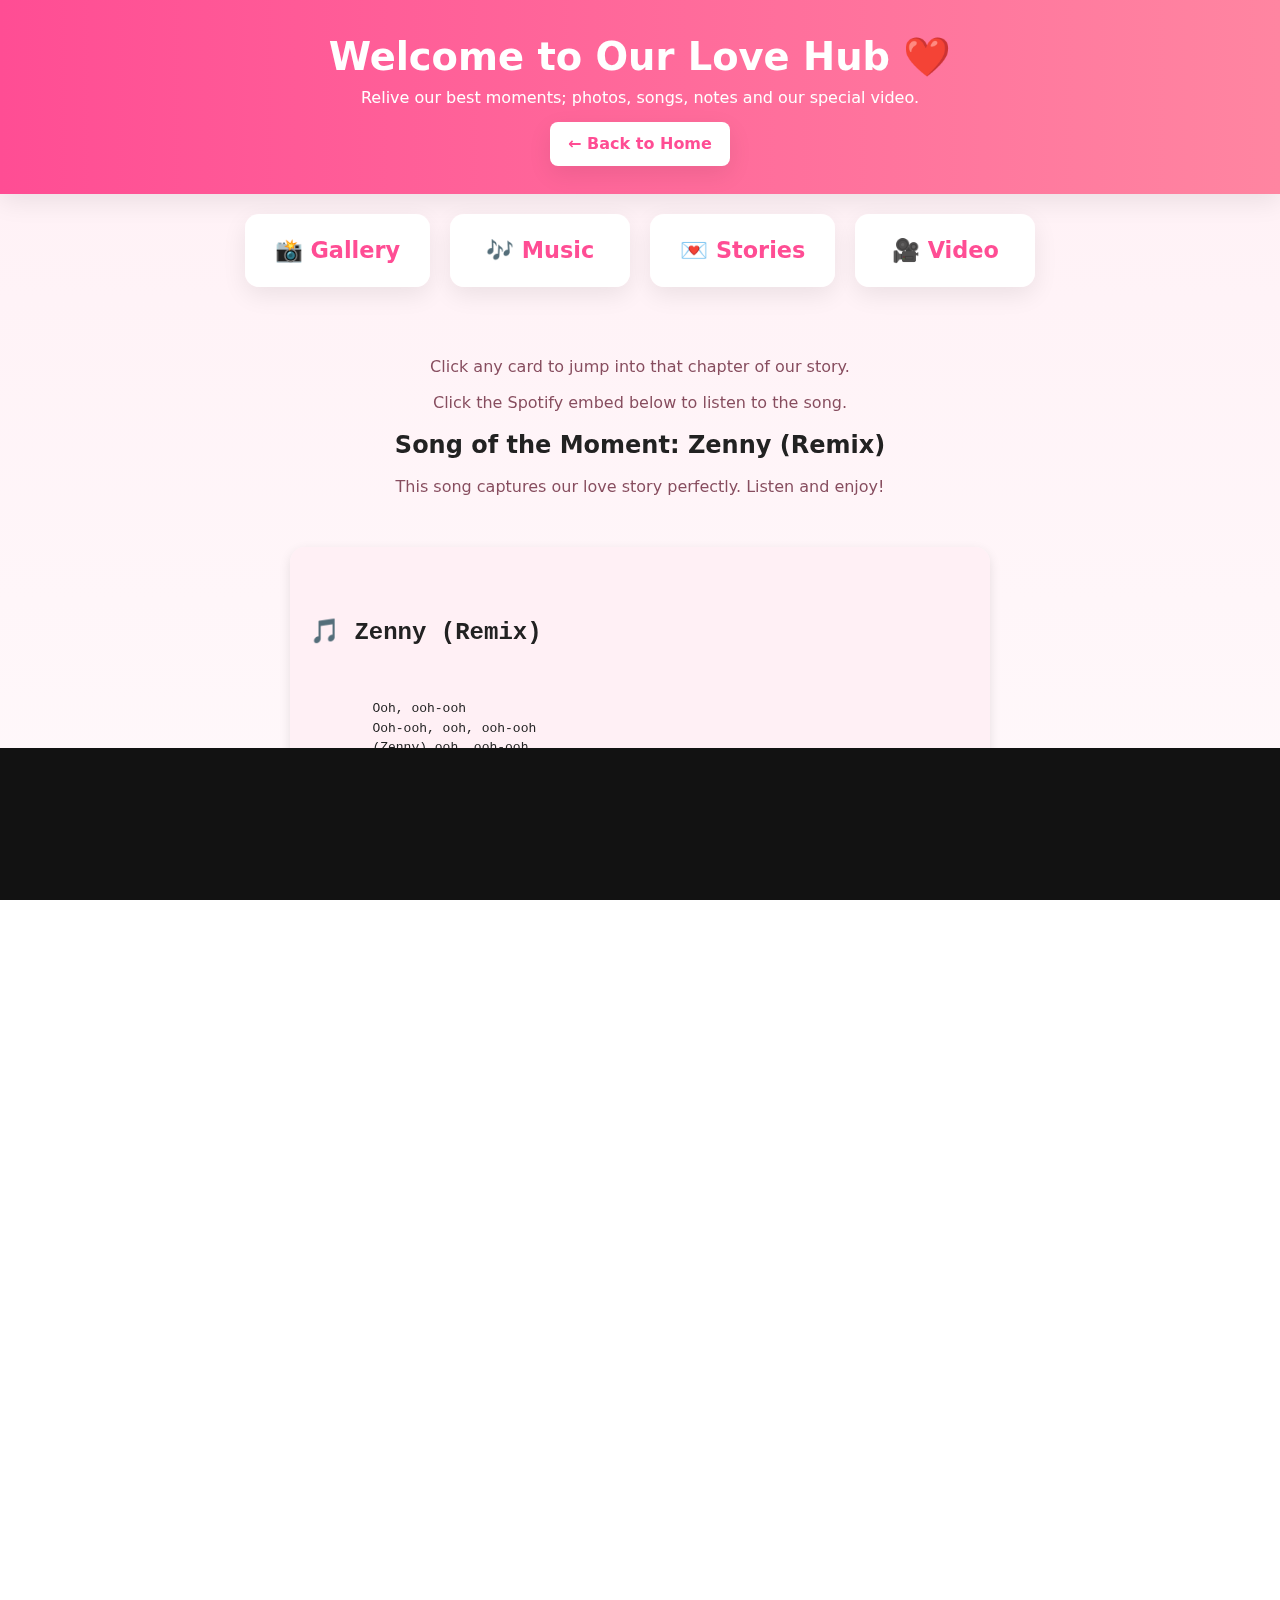
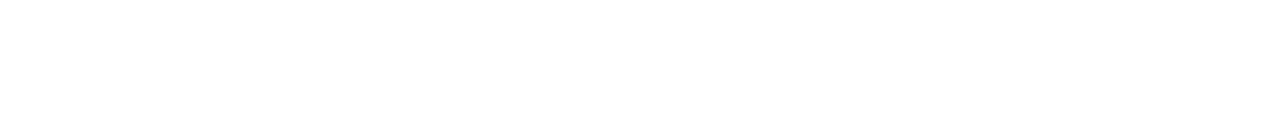
<file: full-site.html>
<!DOCTYPE html>
<html lang="en">
<head>
  <meta charset="utf-8" />
  <meta name="viewport" content="width=device-width, initial-scale=1" />
  <title>Our World — Hub</title>
  <link rel="stylesheet" href="css/style.css" />
  <link rel="icon" type="image/png" href="assets/icon/heart.ico" />
</head>
<body>
  <header class="hero">
    <h1>Welcome to Our Love Hub ❤️</h1>
    <p>Relive our best moments; photos, songs, notes and our special video.</p>
    <a href="index.html" class="back-home">← Back to Home</a>
  </header>

  <nav class="nav hub-nav big-nav">
    <a class="card" href="gallery.html">📸 Gallery</a>
    <a class="card" href="music.html">🎶 Music</a>
    <a class="card" href="stories.html">💌 Stories</a>
    <a class="card" href="video.html">🎥 Video</a>
  </nav>
  
  <main class="stage center">
    <p class="muted">Click any card to jump into that chapter of our story.</p>
    
    <p class="muted">Click the Spotify embed below to listen to the song.</p>
    <h2 class="center">Song of the Moment: Zenny (Remix)</h2>
    <p class="muted">This song captures our love story perfectly. Listen and enjoy!</p>
  </main>


  <section class="lyrics">
    <h2>🎵 Zenny (Remix)</h2>
    <pre>
        Ooh, ooh-ooh
        Ooh-ooh, ooh, ooh-ooh
        (Zenny) ooh, ooh-ooh
        Ooh-ooh, ooh, ooh-ooh

        Fine girl, Zenny, your beauty’s enough, let me have it
        See me running over to you, babe, don’t deny me
        Na fight me I go fight for this your loving, mm
        Sweet Zenny, wa pa mi lẹkun, have mercy upon me
        I know sometimes my ways bring storms upon me
        But I won’t let the Devil steal this moment from me

        And out of all the girls, it’s you first, you took my heart go
        If I hear say I lose you, oh no
        My princess, take all my money and go (go-go-go)
        And out of all the girls, it’s you first, you took my heart go
        If I hear say I hurt you, oh no
        My princess, take all my money and go

        Oh, Zenny, oh-ah (Zenny)
        If you leave me, I might fade before my time
        If you leave me, I might break before the morning light shines (inu mi dun lọdọ rẹ o)
        Girl, before you wake up

        Oh, Zenny, oh-ah (Zenny)
        If you leave me, I might fade before my time
        If you leave me, I might break before the morning light shines (inu mi dun lọdọ rẹ o)
        Just before you wake up

        Oh, Zenny, oh-ah (Zenny)
        If you leave me, I might fade before my time
        If you leave me, I might break before the morning light shines (inu mi dun lọdọ rẹ o)
        Girl, before you wake up

        Oh, Zenny, oh-ah (Zenny)
        If you leave me, I might fade before my time
        If you leave me, I might break before the morning light shines (inu mi dun lọdọ rẹ o)
        Just before you wake up
    </pre>
  </section>
</main>

<div class="spotify-player">
  <iframe data-testid="embed-iframe"
  style="border-radius:12px"
  src="https://open.spotify.com/embed/track/4WnlAkJ3S0r6C7ofHy6kNP?utm_source=generator"
  width="100%" height="152" frameBorder="0"
  allowfullscreen=""
  allow="autoplay; clipboard-write; encrypted-media; fullscreen; picture-in-picture"
  loading="lazy">
</iframe>
</div>


<footer class="site-footer">
  <p>Made with ❤️ by your one and only Lulu 💕</p>
</footer>

  <script src="js/main.js"></script>
</body>
</html>
</file>
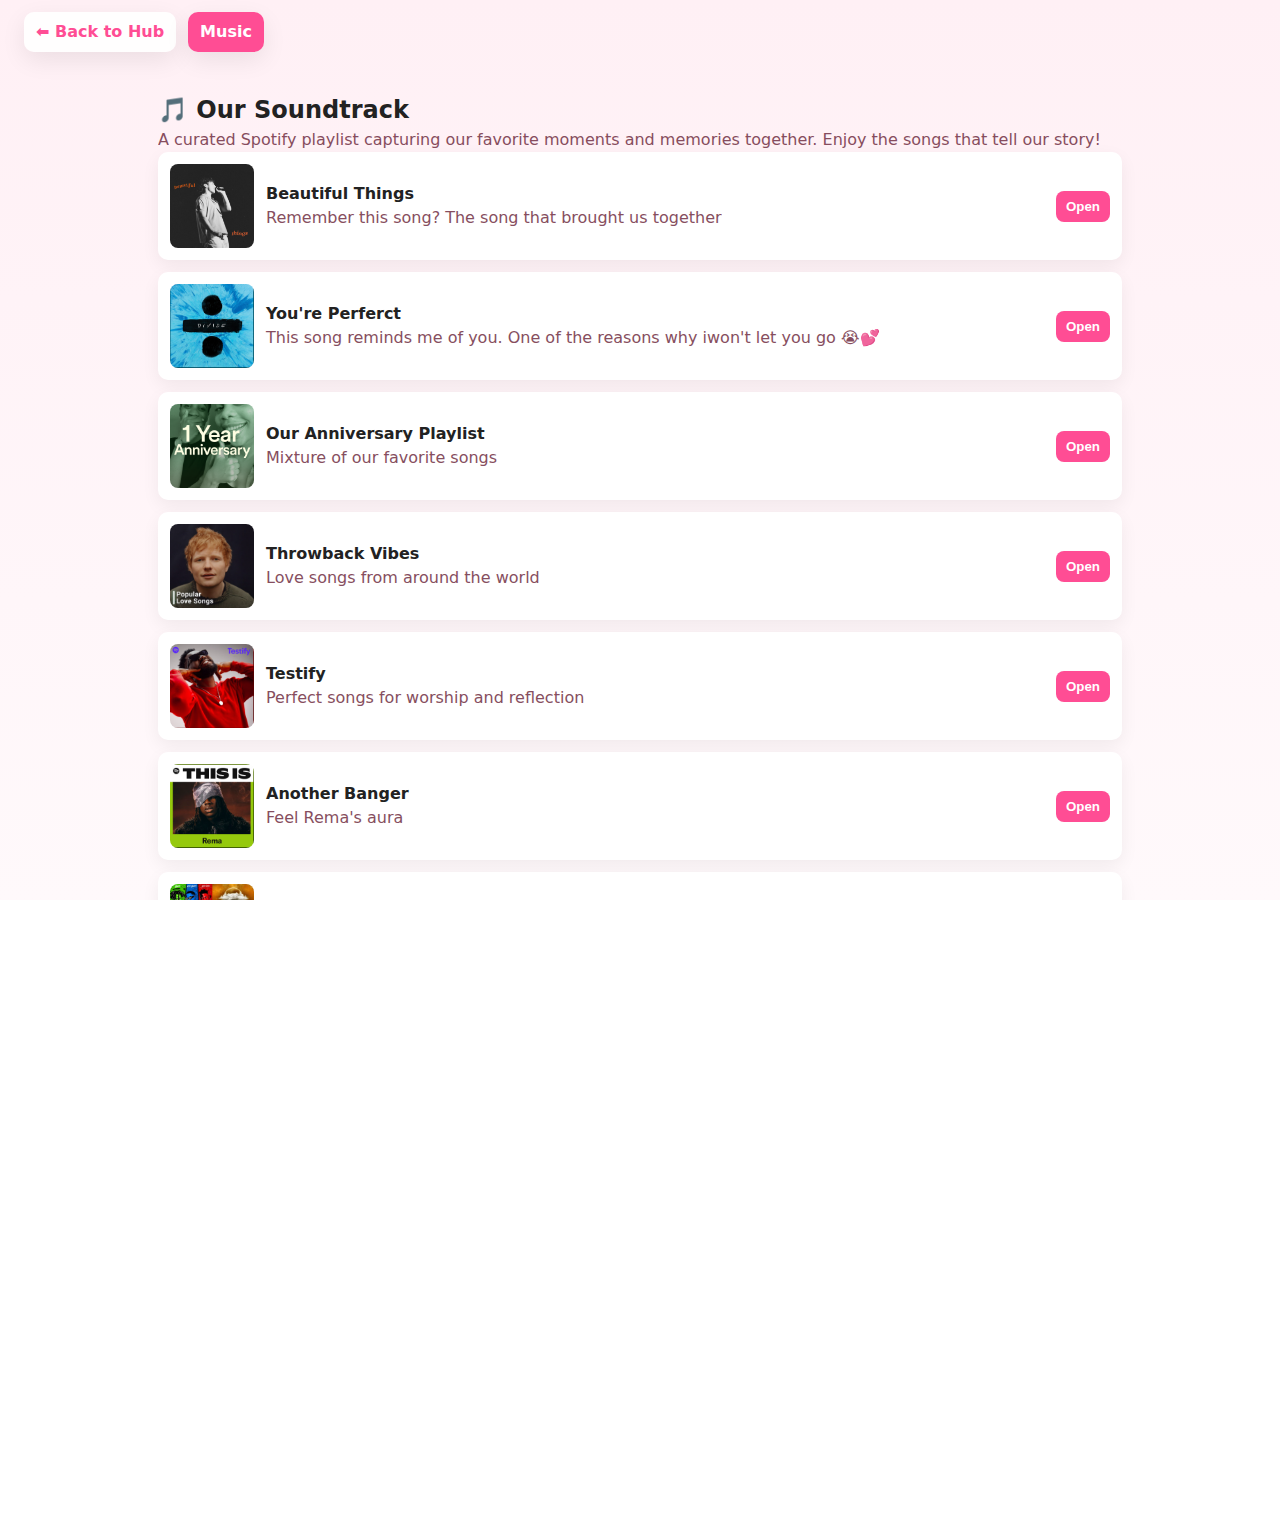
<file: music.html>
<!DOCTYPE html>
<html lang="en">
<head>
  <meta charset="utf-8"/>
  <meta name="viewport" content="width=device-width, initial-scale=1"/>
  <title>Music — Our Soundtrack</title>
  <link rel="stylesheet" href="css/style.css"/>
    <link rel="icon" type="image/png" href="assets/icon/heart.ico" />
  <style>
    /* small local tweaks to look more like Spotify cards */
    .music-wrap { max-width: 980px; margin: 20px auto; padding: 8px; }
    .spotify-like { display:grid; grid-template-columns: 1fr; gap:12px; }
    .playlist-card { background:white; padding:12px; border-radius:10px; box-shadow:0 6px 18px rgba(0,0,0,0.06); display:flex; gap:12px; align-items:center; }
    .playlist-card img{width:84px;height:84px;border-radius:8px;object-fit:cover}
    .playlist-info{flex:1}
    .open-play{background:var(--pink-1);color:white;padding:8px 10px;border-radius:8px;border:0;cursor:pointer}
  </style>
</head>
<body>
  <nav class="nav small-nav">
    <a href="full-site.html">⬅ Back to Hub</a>
    <a href="music.html" class="active">Music</a>
  </nav>

  <main class="music-wrap">
    <h2>🎵 Our Soundtrack</h2>
    <p class="muted">A curated Spotify playlist capturing our favorite moments and memories together. Enjoy the songs that tell our story!</p>

    <div class="spotify-like">

      <!-- Playlist embed -->
      <div class="playlist-card">
        <img src="assets/images/spotify/beautiful things.png" alt="Playlist cover">
        <div class="playlist-info">
          <strong>Beautiful Things</strong>
          <p class="muted">Remember this song? The song that brought us together</p>
        </div>
        <button class="open-play" onclick="openEmbed('https://open.spotify.com/embed/track/6tNQ70jh4OwmPGpYy6R2o9?si=b743935879b246c4')">Open</button>
      </div>
      <div class="playlist-card">
        <img src="assets/images/spotify/perfect.png" alt="Playlist cover">
        <div class="playlist-info">
          <strong>You're Perferct</strong>
          <p class="muted">This song reminds me of you. One of the reasons why iwon't let you go 😭💕</p>
        </div>
        <button class="open-play" onclick="openEmbed('https://open.spotify.com/embed/track/0tgVpDi06FyKpA1z0VMD4v?si=220a3abb8fad4ce0')">Open</button>
      </div>
      
      <!-- Another playlist card -->
      <div class="playlist-card">
        <img src="assets/images/spotify/Album cover.png" alt="Playlist cover">
        <div class="playlist-info">
          <strong>Our Anniversary Playlist</strong>
          <p class="muted">Mixture of our favorite songs</p>
        </div>
        <button class="open-play" onclick="openEmbed('https://open.spotify.com/embed/playlist/37i9dQZF1EJHVODx1UVxk8')">Open</button>
      </div> 
      
      <!-- Playlist 3 -->
        <div class="playlist-card">
          <img src="assets/images/spotify/love songs.png" alt="Playlist cover">
          <div class="playlist-info">
            <strong>Throwback Vibes</strong>
            <p class="muted">Love songs from around the world</p>
          </div>
          <button class="open-play" onclick="openEmbed('https://open.spotify.com/embed/playlist/54NligNynYpYlfzyEfwQJX')">Open</button>
        </div>

        <!-- Playlist 4 -->
        <div class="playlist-card">
          <img src="assets/images/spotify/testify.png" alt="Playlist cover">
          <div class="playlist-info">
            <strong>Testify</strong>
            <p class="muted">Perfect songs for worship and reflection</p>
          </div>
          <button class="open-play" onclick="openEmbed('https://open.spotify.com/embed/playlist/37i9dQZF1DXbQX7bVSkxBy')">Open</button>
        </div>
        
        <div class="playlist-card">
          <img src="assets/images/spotify/rema.png" alt="Playlist cover">
          <div class="playlist-info">
            <strong>Another Banger</strong>
            <p class="muted">Feel Rema's aura</p>
          </div>
          <button class="open-play" onclick="openEmbed('https://open.spotify.com/embed/playlist/37i9dQZF1DZ06evO2oBSta')">Open</button>
        </div>

        
        <div class="playlist-card">
          <img src="assets/images/spotify/essie.png" alt="Playlist cover">
          <div class="playlist-info">
            <strong>Essise's Songs 💙</strong>
            <p class="muted">Handpicked songs done by you</p>
          </div>
          <button class="open-play" onclick="openEmbed('https://open.spotify.com/embed/playlist/3wePhACsOeIBxQQpOIQPDc')">Open</button>
        </div>

        <div class="playlist-card">
          <img src="assets/images/spotify/R&B.png" alt="Playlist cover">
          <div class="playlist-info">
            <strong>R&B Playlists 💕</strong>
            <p class="muted">R&B songs by you</p>
          </div>
          <button class="open-play" onclick="openEmbed('https://open.spotify.com/embed/playlist/6Na3uZhZUuARWPs1xYjXom')">Open</button>
        </div>


       
      <!-- Big embed area -->
      <div id="embedArea" style="margin-top:12px;">
        <iframe id="embedFrame" src="https://open.spotify.com/embed/playlist/37i9dQZF1EJHVODx1UVxk8" width="100%" height="380" frameborder="0" allowtransparency="true" allow="encrypted-media"></iframe>
      </div>
    </div>
  </main>

  <script>
    function openEmbed(src){
      document.getElementById('embedFrame').src = src;
      location.hash = 'embed';
      window.scrollTo({top: document.getElementById('embedArea').offsetTop - 20, behavior: 'smooth'});
    }
  </script>
  <script src="js/main.js"></script>
</body>
</html>
<!-- This code creates a simple music page with embedded Spotify playlists. -->
<!-- It includes a header, navigation, and a main section with playlist cards. -->
</file>
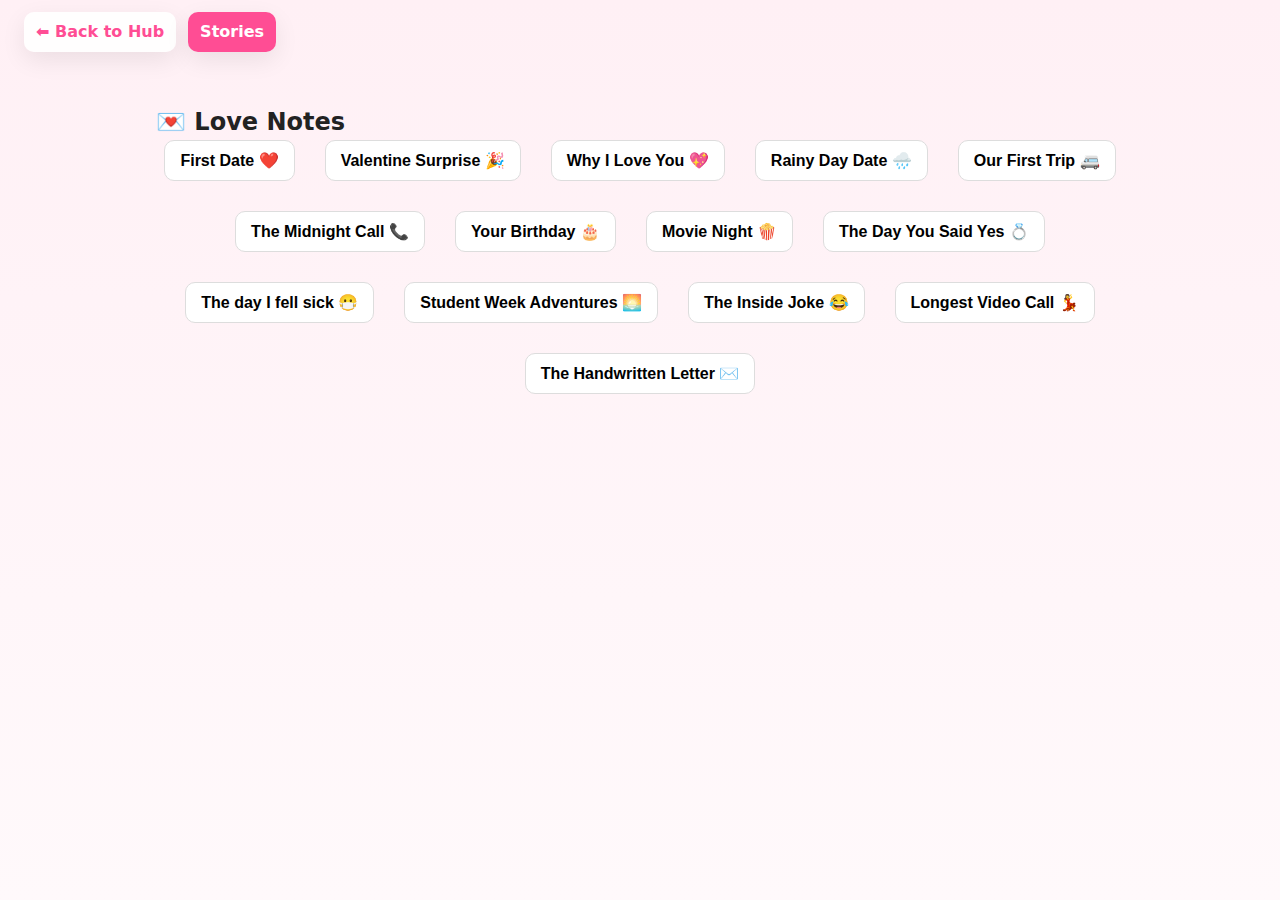
<file: stories.html>
<!DOCTYPE html>
<html lang="en">
<head>
  <meta charset="utf-8" />
  <meta name="viewport" content="width=device-width, initial-scale=1" />
  <title>Stories — Love Notes</title>
  <link rel="stylesheet" href="css/style.css" />
    <link rel="icon" type="image/png" href="assets/icon/heart.ico" />
</head>
<body>
  <nav class="nav small-nav">
    <a href="full-site.html">⬅ Back to Hub</a>
    <a href="stories.html" class="active">Stories</a>
  </nav>

  <main class="container">
    <h2>💌 Love Notes</h2>

    <div class="stories-grid">
  <button class="story-card" data-target="story1">First Date ❤️</button>
  <button class="story-card" data-target="story2">Valentine Surprise 🎉</button>
  <button class="story-card" data-target="story3">Why I Love You 💖</button>
  <button class="story-card" data-target="story4">Rainy Day Date 🌧️</button>
  <button class="story-card" data-target="story5">Our First Trip 🚐</button>
  <button class="story-card" data-target="story6">The Midnight Call 📞</button>
  <button class="story-card" data-target="story7">Your Birthday 🎂</button>
  <button class="story-card" data-target="story8">Movie Night 🍿</button>
  <button class="story-card" data-target="story9">The Day You Said Yes 💍</button>
  <button class="story-card" data-target="story10">The day I fell sick 😷</button>
  <button class="story-card" data-target="story11">Student Week Adventures 🌅</button>
  <button class="story-card" data-target="story12">The Inside Joke 😂</button>
  <button class="story-card" data-target="story13">Longest Video Call 💃</button>
  <button class="story-card" data-target="story14">The Handwritten Letter ✉️</button>
</div>

<!-- New Modals -->
  <div id="story1" class="modal hidden">
      <div class="modal-content">
        <button class="close" data-target="story1">&times;</button>
        <h3>First Date ❤️</h3>
        <p>That day was magic. I still remember the way you smiled when we first met, how we talked for some time while walking on the streets of Anchor and lost track of time. Every moment felt special, and I knew from that night that something wonderful was beginning. Thank you for making our first date unforgettable.</p>
      </div>
    </div>
    
    <div id="story2" class="modal hidden">
      <div class="modal-content">
        <button class="close" data-target="story1">&times;</button>
        <h3>Valentine Surprise 🎉</h3>
        <p>
          I wanted to make our first Valentine’s Day together extra special, so I planned a little surprise for you. Seeing your face light up when you found the notes and gifts I left made my heart so happy. Sharing that day with you, laughing and enjoying every moment, reminded me how lucky I am to have you in my life. Thank you for making every celebration brighter and for being
      </div>
    </div>
    
    <div id="story3" class="modal hidden">
      <div class="modal-content">
          <button class="close" data-target="story3">&times;</button>
          <h3>Why I Love You 💖</h3>
          <p>
              I love you for so many reasons, but most of all because you are my best friend, my confidant, and my greatest supporter. You make me laugh when I need it most, comfort me when I’m down, and celebrate every little victory with me. Your kindness, patience, and understanding inspire me every day. I love the way you listen, the way you care, and the way you always know how to make things better. Thank you for loving me as I am and for making every day brighter just by being you. I am so grateful for you, and I love you more than words can say.
            </p>
        </div>

    </div>
<div id="story4" class="modal hidden">
  <div class="modal-content">
    <button class="close" data-target="story4">&times;</button>
    <h3>Rainy Day  Date 🌧️</h3>
    <p>That evening, as the rain began to fall and we found ourselves eating boiled groudnut 🤣 at our favorite spot near the woman selling roasted yam, our clothes got soaked while we sat together while i was massaging you 😉 yeah but our hearts felt warm. It’s strange how the world can feel so quiet and peaceful in the rain, especially when I’m walking beside you.</p>
  </div>
</div>

<div id="story5" class="modal hidden">
  <div class="modal-content">
    <button class="close" data-target="story5">&times;</button>
    <h3>Our First Trip 🚐</h3>
    <p>Our first day away from school together felt like a dream. Every photo, every laugh, every little fun  we had before we left that prison we call 'school', turned into a memory I really cherish. Traveling with you made me realize that no matter where we are, if we’re together, it’s home.</p>
  </div>
</div>

<div id="story6" class="modal hidden">
  <div class="modal-content">
    <button class="close" data-target="story6">&times;</button>
    <h3>The Midnight Call 📞</h3>
    <p>It was late, and the world was asleep, but we stayed up talking for hours. I remember lying in bed, smiling at your voice through the phone, wishing that moment could last forever. That call reminded me how deeply connected we are, even apart...</p>
  </div>
</div>

<div id="story7" class="modal hidden">
  <div class="modal-content">
    <button class="close" data-target="story7">&times;</button>
    <h3>Your Birthday 🎂</h3>
    <p>Planning your birthday was almost as exciting as the day itself. Seeing your eyes sparkle when you saw the website, the decorations, the dramatic display, and all the little details made my heart full. That day wasn’t just a celebration of you — it was a celebration of us. Duhhhhhh! 🙄</p>
  </div>
</div>

<div id="story8" class="modal hidden">
  <div class="modal-content">
    <button class="close" data-target="story8">&times;</button>
    <h3>Movie Night 🍿</h3>
    <p>We didn’t need anything fancy — just video calling, enough data, and the K-Drama (What's wrong with secretary Kim?) 🤣🤣. Somewhere between the laughter, the funny comments, and the moments of comfortable silence, I realized those quiet nights with you are my favorite kind of magic.</p>
  </div>
</div>

<div id="story9" class="modal hidden">
  <div class="modal-content">
    <button class="close" data-target="story9">&times;</button>
    <h3>The Day You Said Yes 💍</h3>
    <p>I’ll never forget the look in your eyes when you said “yes.” It wasn’t just an answer — it was a promise, a new chapter, and the beginning of the rest of our lives. That moment is etched in my heart forever and forever 💕</p>
  </div>
</div>

<div id="story10" class="modal hidden">
  <div class="modal-content">
    <button class="close" data-target="story10">&times;</button>
    <h3>The day i fell sick 😷</h3>
    <p>That evening we stayed outside, no pressure, no rush — just us. You turned into my mother and my personal nurse, bribing me with a peck and threatening to call my mom if I didn’t take my meds. Honestly, I think you enjoyed bossing me around a little too much!😏 Well...it reminded me that love isn’t always about grand gestures, but sometimes about making sure your stubborn babyy takes care of himself (and maybe laughing at their grumpy face).</p>
  </div>
</div>

<div id="story11" class="modal hidden">
  <div class="modal-content">
    <button class="close" data-target="story11">&times;</button>
    <h3>Student Week Adventures</h3>
    <p>We literally spent the whole day together — from going to the field, to the ATM to withdraw sweet cash, to going shopping, then to the faculty...😏. I love the way you leaned into me, and I realized no view could ever be more beautiful than having you right there beside me. Walking with you throughout that day was a flex; I had my girlfriend attached to me, and me only.</p>
  </div>
</div>

<div id="story12" class="modal hidden">
  <div class="modal-content">
    <button class="close" data-target="story12">&times;</button>
    <h3>The Inside Joke 😂</h3>
    <p>It’s funny how just one word or a glance between us can send us both into fits of laughter. Those little inside jokes are proof that we share a world that only belongs to us.</p>
  </div>
</div>

<div id="story13" class="modal hidden">
  <div class="modal-content">
    <button class="close" data-target="story13">&times;</button>
    <h3>Longest Video Call 💃</h3>
<p>
  Our longest video call wasn’t about talking nonstop — it was about being together, even in silence.  
  We were both studying for our exams, but neither of us wanted to hang up.  
  For 4 hours, 8 minutes, and 0 seconds straight, we stayed connected — sharing glances, little smiles, and the comfort of knowing the other was there.  
  It might have been quiet, but it was one of the most beautiful moments we’ve shared.
</p>

  </div>
</div>

<div id="story14" class="modal hidden">
  <div class="modal-content">
    <button class="close" data-target="story14">&times;</button>
    <h3>The Handwritten Letter ✉️</h3>
    <p>The day you gave me that letter, I read it over and over. Every word felt like a hug from your heart. In a world full of instant messages, your handwriting made it all the more special. Thank youuuu ❤</p>
  </div>
</div>


  </main>

  <script>
    // local small script for story modals (enhance also lives in main.js)
    document.addEventListener('click', (e) => {
      const card = e.target.closest('.story-card');
      if (card) {
        const id = card.dataset.target;
        document.getElementById(id).classList.remove('hidden');
      }
      const close = e.target.closest('.close');
      if (close) {
        const id = close.dataset.target;
        document.getElementById(id).classList.add('hidden');
      }
      // clicking outside modal content closes it
      if (e.target.classList && e.target.classList.contains('modal')) {
        e.target.classList.add('hidden');
      }
    });
  </script>

  <script src="js/main.js"></script>
</body>
</html>
</file>
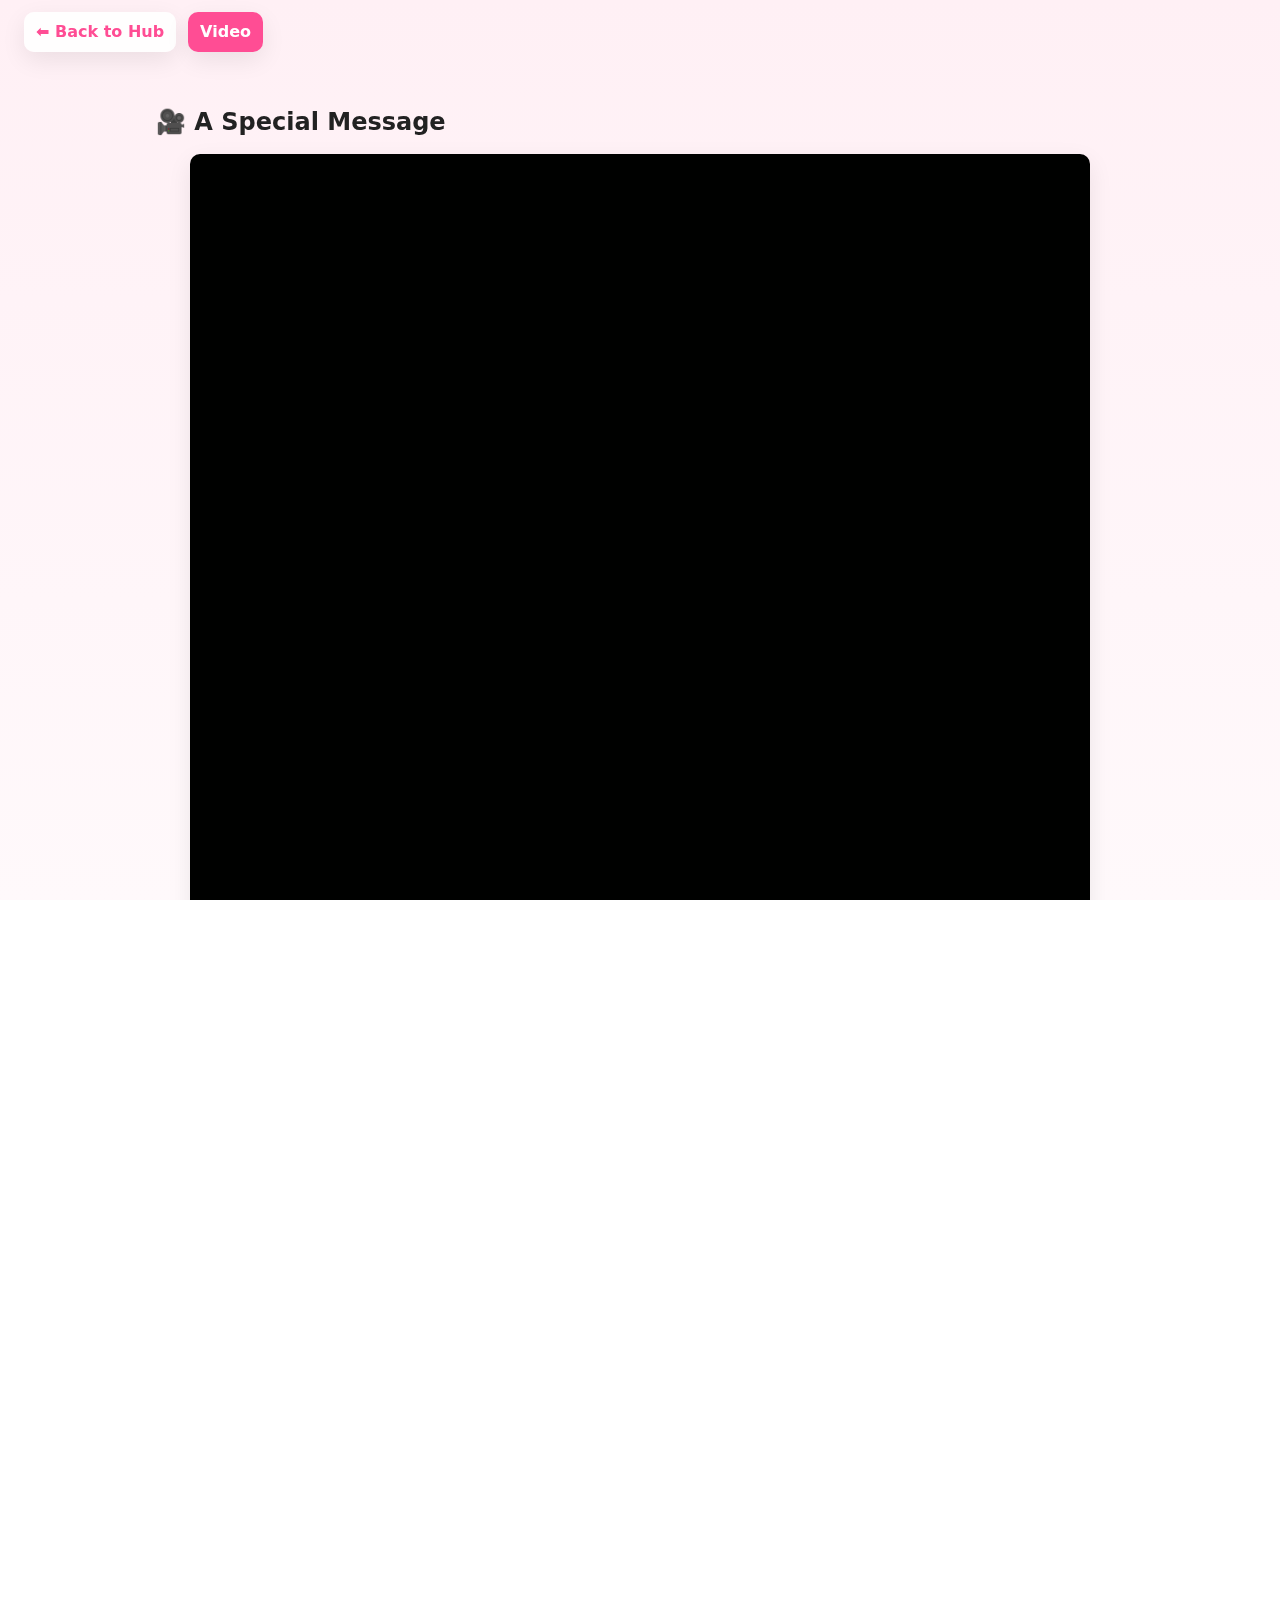
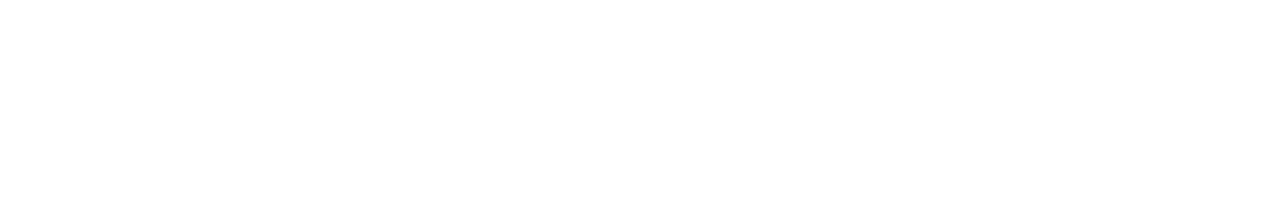
<file: video.html>
<!DOCTYPE html>
<html lang="en">
<head>
  <meta charset="utf-8"/>
  <meta name="viewport" content="width=device-width, initial-scale=1"/>
  <title>Video — A Message</title>
  <link rel="stylesheet" href="css/style.css"/>
    <link rel="icon" type="image/png" href="assets/icon/heart.ico"/>
</head>
<body>
  <nav class="nav small-nav">
    <a href="full-site.html">⬅ Back to Hub</a>  
    <a href="video.html" class="active">Video</a>
  </nav>

  <main class="container">
    <h2>🎥 A Special Message</h2>
    <video controls preload="metadata" class="responsive-video">
      <source src="assets/videos/anniversary.mp4" type="video/mp4">
      Your browser doesn't support video.
    </video>
  </main>

  <script src="js/main.js"></script>
</body>
</html>
</file>
<file: css/style.css>
/* base */
* { box-sizing: border-box; margin: 0; padding: 0; }
:root {
  --pink-1: #ff4d94;
  --pink-2: #ffb6c1;
  --muted: #7a3b4e;
  --bg: linear-gradient(180deg,#fff0f5 0%, #fff9fb 100%);
  --card-shadow: 0 8px 24px rgba(0,0,0,0.08);
}
html, body {
  height: 100%;
  overflow-x: hidden; /* Prevent horizontal scroll on mobile */
}
body {
  font-family: Inter, system-ui, -apple-system, "Segoe UI", Roboto, "Helvetica Neue", Arial;
  background: var(--bg);
  color: #222;
  -webkit-font-smoothing: antialiased;
  -moz-osx-font-smoothing: grayscale;
  line-height: 1.5;
}

/* header / hero */
.site-header, .hero {
  text-align: center;
  padding: 28px 14px;
  background: linear-gradient(90deg,var(--pink-1),#ff85a1);
  color: white;
  box-shadow: var(--card-shadow);
}
.site-header h1, .hero h1 { font-size: clamp(1.4rem,3vw,2.4rem); }
.lead, .sub { opacity: 0.95; }

/* nav */
.nav {
  display: flex;
  gap: 12px;
  align-items: center;
  justify-content: center;
  padding: 12px;
}
.nav a {
  color: var(--pink-1);
  text-decoration: none;
  font-weight: 600;
  background: rgba(255,255,255,0.9);
  padding: 8px 12px;
  border-radius: 10px;
  box-shadow: var(--card-shadow);
}
.nav.small-nav { justify-content: flex-start; padding: 12px 24px; }
.nav .active { background: var(--pink-1); color: white; }

/* container */
.container { max-width: 1000px; margin: 24px auto; padding: 16px; }
.stage { max-width: 920px; margin: 32px auto; padding: 16px; text-align: center; }
.center { display: flex; flex-direction: column; align-items: center; gap: 12px; }

/* Buttons */
button {
  cursor: pointer;
  border: 0;
  padding: 10px 18px;
  border-radius: 10px;
  background: #ff4d94;
  color: #fff;
  font-weight: 600;
}
button.cta { padding: 12px 22px; }
button:focus { outline: 3px solid rgba(255,77,148,0.18); }

/* Book */
.book {
  position: relative;
  width: min(760px, 92vw);
  height: 460px;
  perspective: 2000px;
}

/* flipbook */
.hidden { display: none !important; }
#flipbook {
  opacity: 0;
  transform: scale(0.95);
  transition: opacity 0.6s ease, transform 0.6s ease;
}
#flipbook.show {
  display: block;
  opacity: 1;
  transform: scale(1);
}
.book { position: relative; width: min(760px, 92vw); height: 420px; perspective: 2000px; margin: 16px auto; }
.page {
  position: absolute;
  width: 100%;
  height: 100%;
  transform-style: preserve-3d;
  background: white;
  border-radius: 12px;
  padding: 20px;
  box-shadow: var(--card-shadow);
}
.page.hidden { display: none; }

/* gallery */
.gallery-grid { display: grid; grid-template-columns: repeat(auto-fit,minmax(240px,1fr)); gap: 14px; margin-top: 18px; }
.gallery-item {
  background: white;
  border-radius: 10px;
  padding: 8px;
  box-shadow: var(--card-shadow);
  cursor: pointer;
}
.gallery-item img, .gallery-item video { width: 100%; height: auto; border-radius: 8px; display: block; }
.gallery-toolbar {
  display: flex;
  gap: 12px;
  align-items: center;
  justify-content: center;
  margin-top: 12px;
}
.gallery-toolbar input {
  padding: 8px 12px;
  border-radius: 999px;
  border: 1px solid #eee;
  width: 100%; /* Make input responsive */
  max-width: 240px;
}

/* lightbox */
.lightbox {
  position: fixed;
  inset: 0;
  background: rgba(0,0,0,0.7);
  display: flex;
  align-items: center;
  justify-content: center;
  padding: 20px;
}
.lightbox.hidden { display: none; }
.lb-content { max-width: 90%; max-height: 80%; overflow: hidden; border-radius: 10px; }
.lb-content img, .lb-content video { width: 100%; height: auto; display: block; }
.lb-close {
  position: absolute;
  right: 20px;
  top: 20px;
  font-size: 28px;
  background: transparent;
  color: white;
  border: 0;
  cursor: pointer;
}
.lb-prev, .lb-next {
  position: absolute;
  left: 20px;
  top: 50%;
  transform: translateY(-50%);
  background: transparent;
  color: white;
  border: 0;
  font-size: 28px;
  cursor: pointer;
}
.lb-next { left: auto; right: 20px; }

/* stories */
.stories-grid {
  display: flex;
  gap: 30px;
  flex-wrap: wrap;
  justify-content: center;
  animation: moveRight 5s linear infinite alternate;
}
@keyframes moveRight {
  0% { transform: translateX(0); }
  100% { transform: translateX(-50px); }
}
.story-card {
  display: inline-flex;
  align-items: center;
  justify-content: center;
  padding: 10px 15px;
  font-size: 1rem;
  white-space: nowrap;
  background: #fff;
  border-radius: 10px;
  border: 1px solid #ddd;
  cursor: pointer;
  color: #000;
}

/* lyrics */
.lyrics {
  background: #fff0f5;
  padding: 20px;
  border-radius: 15px;
  box-shadow: 0 4px 12px rgba(0,0,0,0.1);
  max-width: 700px;
  margin: 30px auto;
  font-family: 'Courier New', monospace;
  white-space: pre-wrap; /* Keep your line breaks */
  overflow-x: auto;      /* Allow horizontal scroll if needed */
}

@media (max-width: 768px) {
  .lyrics { max-width: 100%; }
  .stories-grid { animation: none; } /* stop movement on small screens */
}

/* modal */
.modal { position: fixed; inset: 0; background: rgba(0,0,0,0.6); display: flex; align-items: center; justify-content: center; }
.modal.hidden { display: none; }
.modal .modal-content {
  background: white;
  padding: 18px;
  border-radius: 10px;
  max-width: 760px;
  max-height: 80vh;
  overflow: auto;
  position: relative;
}
.modal .close {
  position: absolute;
  right: 10px;
  top: 10px;
  border: 0;
  background: transparent;
  font-size: 22px;
  cursor: pointer;
}

/* responsive */
@media (max-width: 640px) {
  .gallery-grid { grid-template-columns: repeat(2,1fr); }
  .book { height: 360px; }
}
@media (max-width: 420px) {
  .gallery-grid { grid-template-columns: 1fr; }
}
.muted { color: #7a3b4e; opacity: 0.9; }

.responsive-video {
  display: block;
  margin: 14px auto;
  max-width: 900px;
  width: 100%;
  border-radius: 10px;
  box-shadow: var(--card-shadow);
}

/* NEW: Back to Home button */
.back-home {
  display: inline-block;
  margin-top: 12px;
  padding: 10px 18px;
  background: white;
  color: var(--pink-1);
  font-weight: 600;
  border-radius: 8px;
  text-decoration: none;
  box-shadow: var(--card-shadow);
  transition: background 0.2s ease, transform 0.2s ease;
}
.back-home:hover {
  background: #ffe6f0;
  transform: translateY(-2px);
}

/* NEW: Bigger nav cards for Hub */
.big-nav {
  display: flex;
  flex-wrap: wrap;
  gap: 20px;
  justify-content: center;
  padding: 20px;
}
.big-nav .card {
  font-size: 1.4rem;
  padding: 20px 30px;
  min-width: 180px;
  text-align: center;
  background: rgba(255,255,255,0.95);
  border-radius: 14px;
  box-shadow: var(--card-shadow);
  transition: transform 0.25s ease, box-shadow 0.25s ease;
}
.big-nav .card:hover {
  transform: translateY(-6px) scale(1.05);
  box-shadow: 0 12px 28px rgba(0,0,0,0.12);
}

/* spotify player */
.spotify-player {
  width: 100%;
  background: #121212;
  padding: 0;
  display: flex;
  justify-content: center;
  position: sticky;
  bottom: 0;
  z-index: 10;
}
.spotify-player iframe {
  max-width: 100%;
  border: none;
}
</file>
